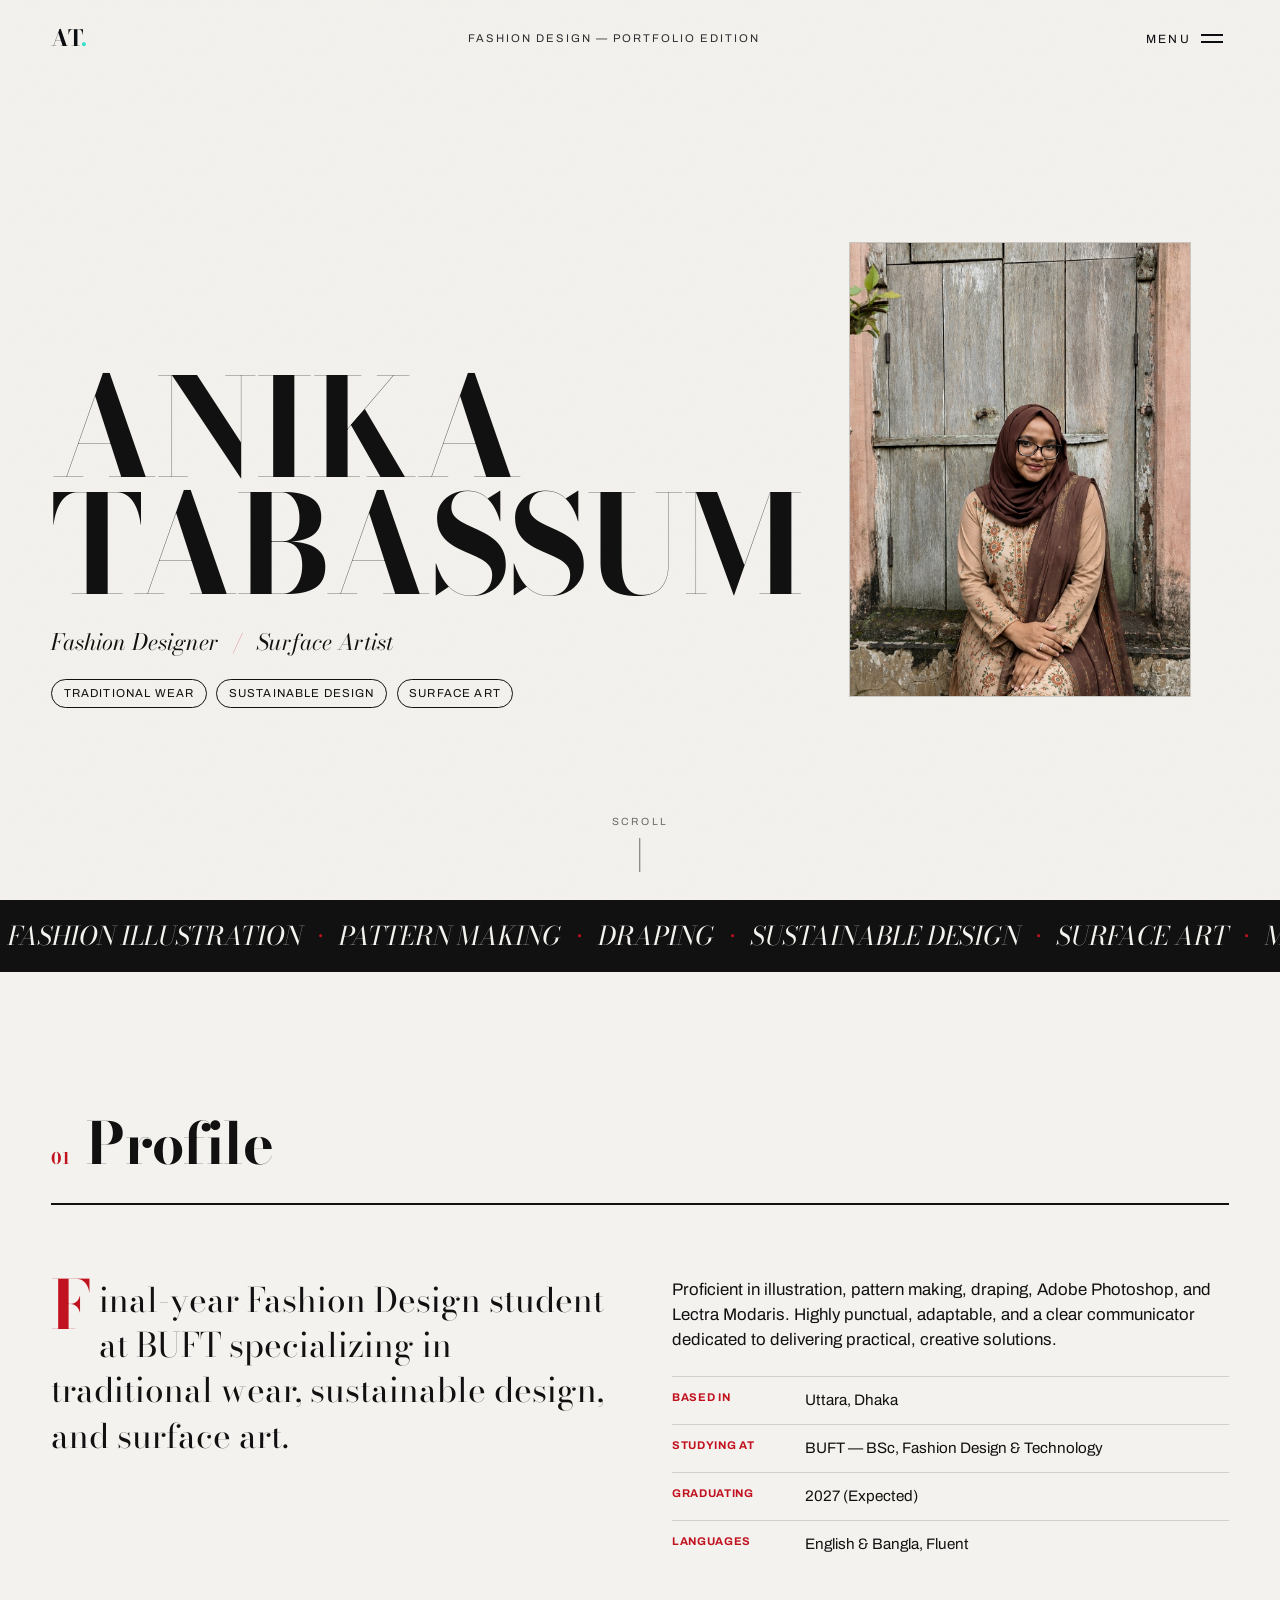
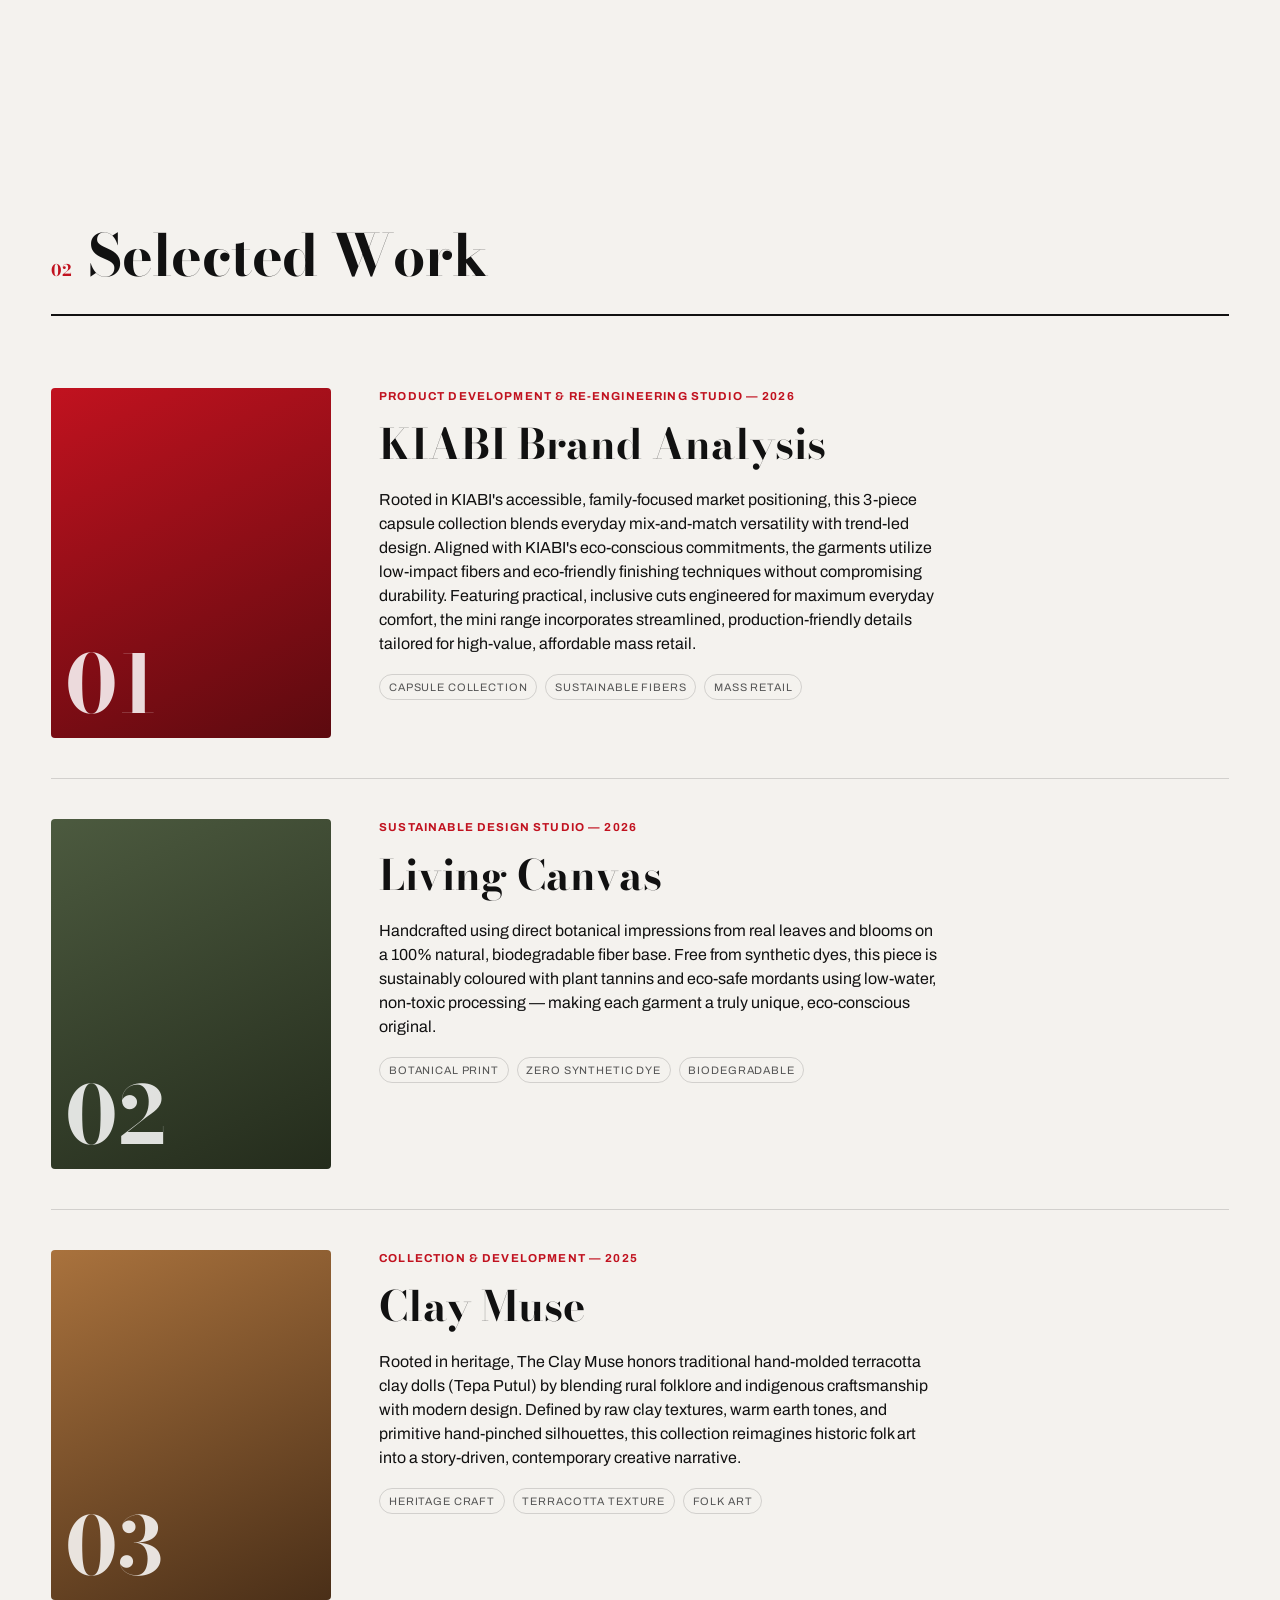
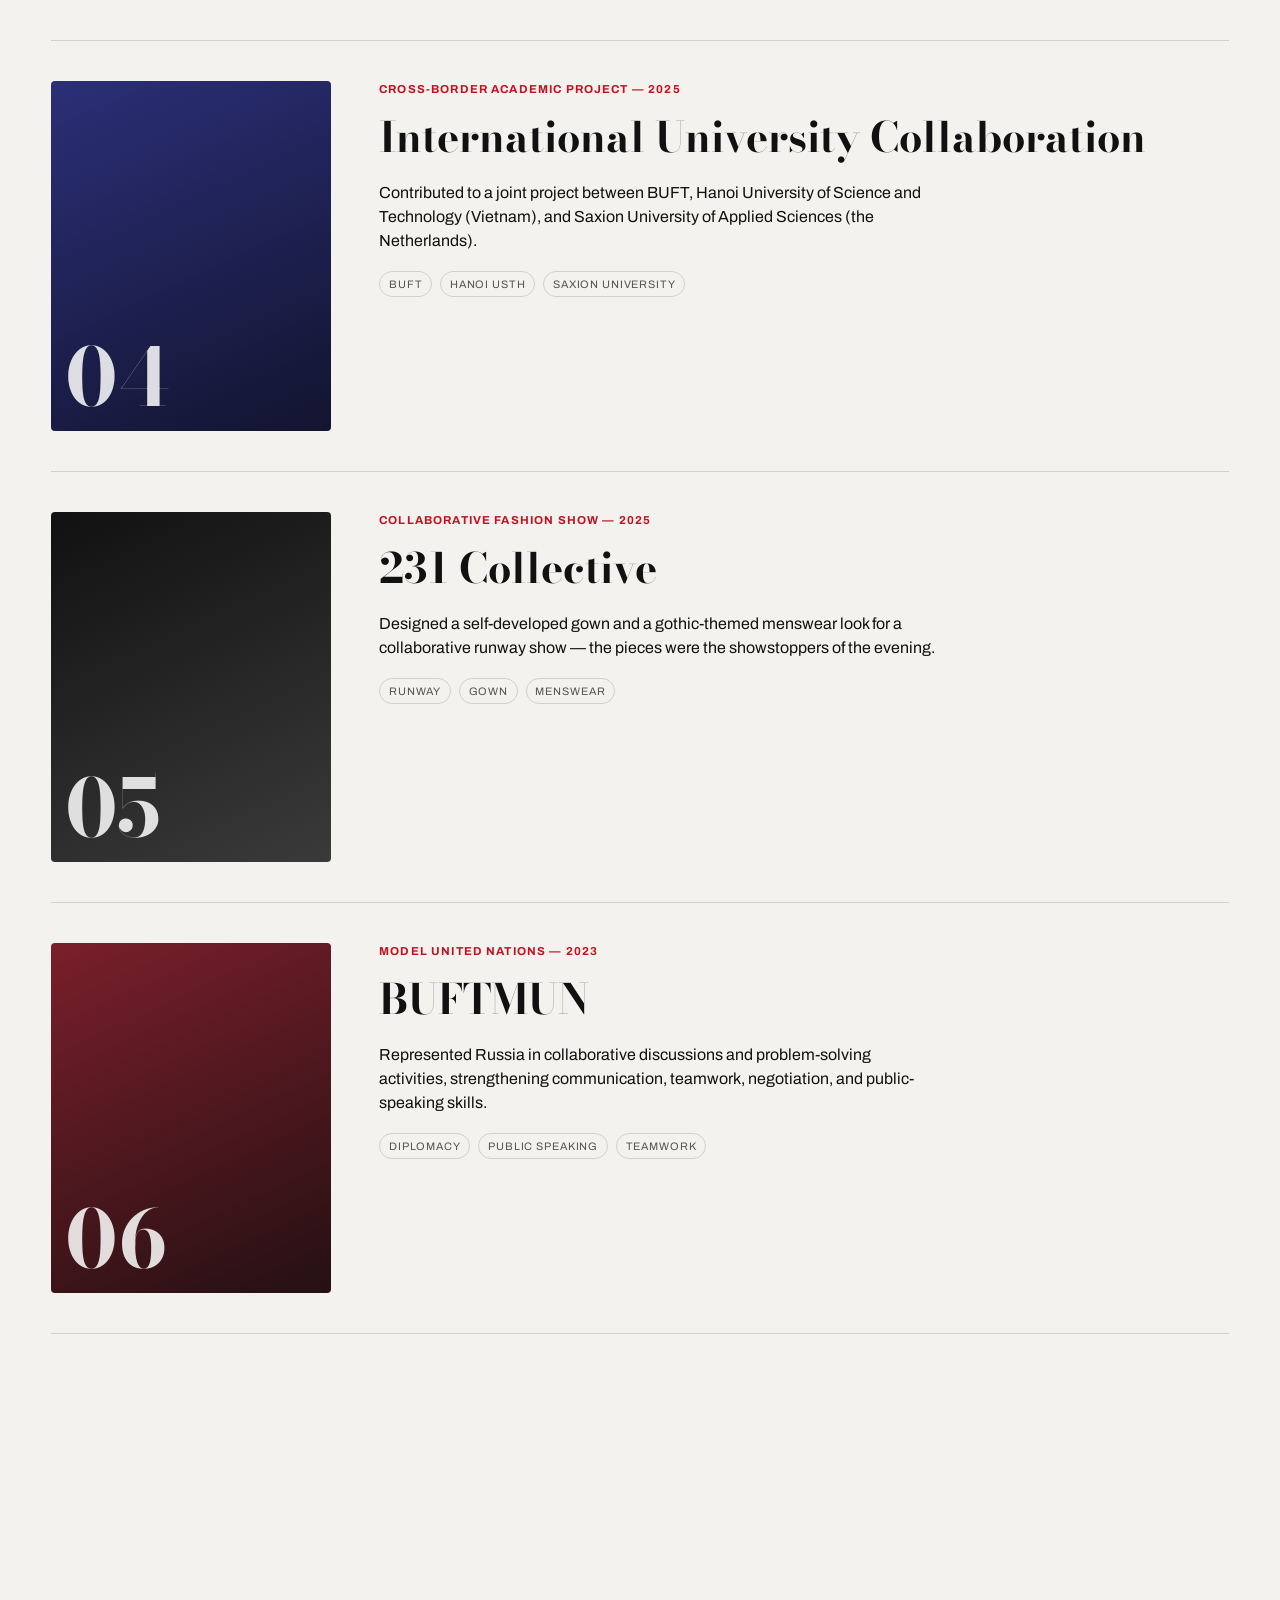
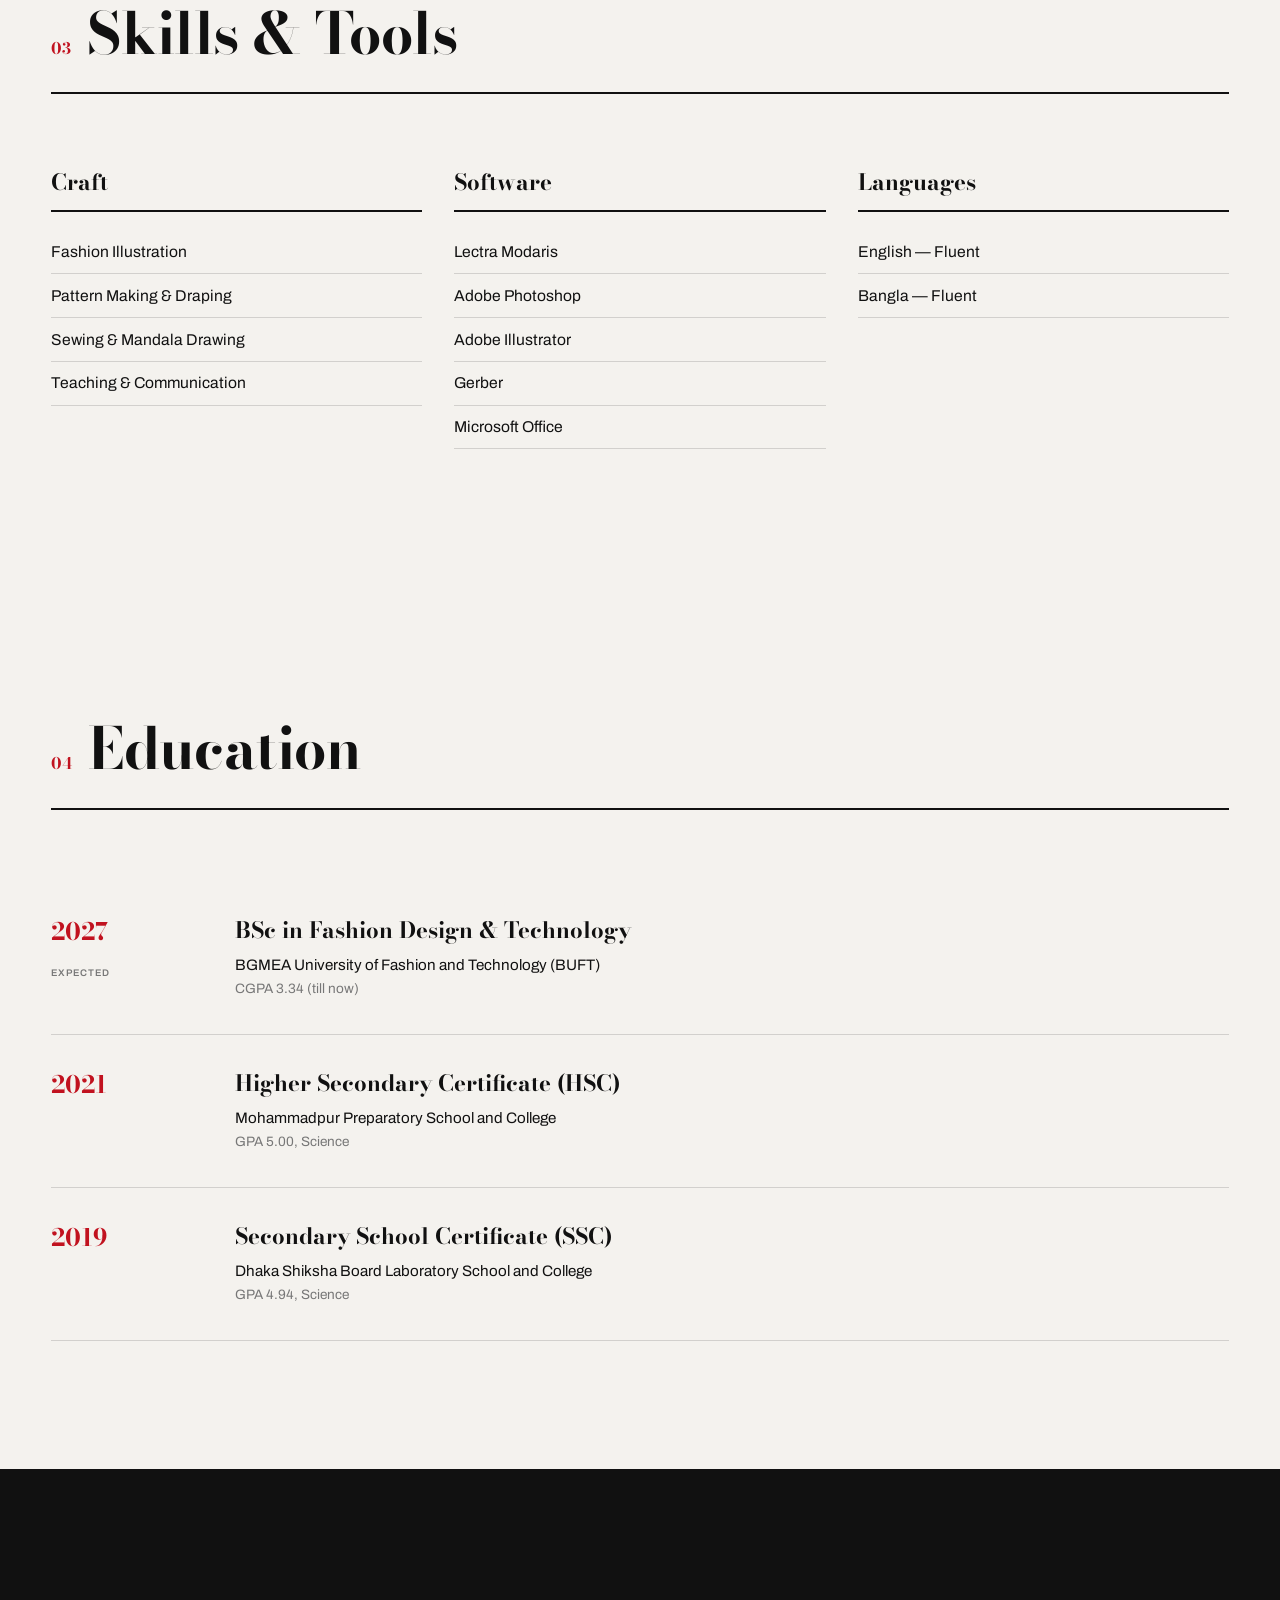
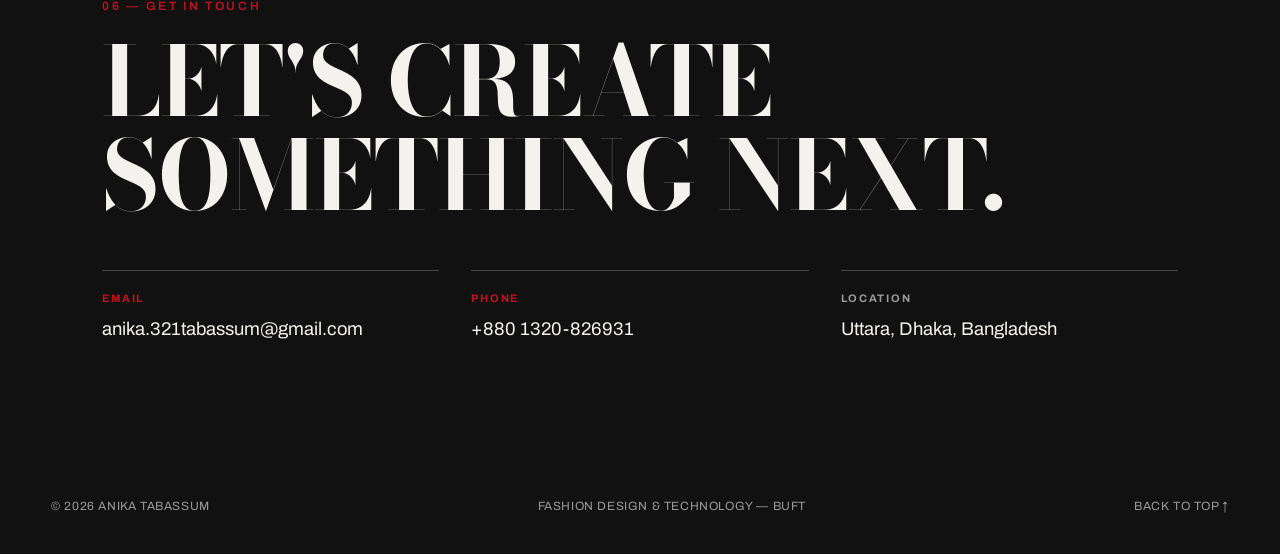
<file: index.html>
<!DOCTYPE html>
<html lang="en">
<head>
<meta charset="UTF-8">
<meta name="viewport" content="width=device-width, initial-scale=1.0">
<title>Anika Tabassum — Fashion Designer</title>
<meta name="description" content="Portfolio of Anika Tabassum, fashion design student specializing in traditional wear, sustainable design, and surface art.">
<link rel="preconnect" href="https://fonts.googleapis.com">
<link rel="preconnect" href="https://fonts.gstatic.com" crossorigin>
<link href="https://fonts.googleapis.com/css2?family=Bodoni+Moda:ital,opsz,wght@0,6..96,400..900;1,6..96,400..900&family=Archivo:ital,wght@0,400..900;1,400..900&display=swap" rel="stylesheet">
<link rel="stylesheet" href="styles.css">
</head>
<body>

<!-- Grain overlay -->
<div class="grain" aria-hidden="true"></div>

<!-- Full-screen nav overlay -->
<nav class="overlay-nav" id="overlayNav" aria-hidden="true">
  <ul>
    <li><a href="#hero" class="nav-link">00 — Cover</a></li>
    <li><a href="#profile" class="nav-link">01 — Profile</a></li>
    <li><a href="#work" class="nav-link">02 — Work</a></li>
    <li><a href="#skills" class="nav-link">03 — Skills</a></li>
    <li><a href="#education" class="nav-link">04 — Education</a></li>
    <li><a href="#contact" class="nav-link">05 — Contact</a></li>
  </ul>
  <div class="overlay-nav-footer">
    <span>anika.321tabassum@gmail.com</span>
    <span>Dhaka, Bangladesh</span>
  </div>
</nav>

<!-- Top bar -->
<header class="topbar">
  <a href="#hero" class="mark">AT<span class="mark-dot">.</span></a>
  <div class="topbar-center">FASHION DESIGN — PORTFOLIO EDITION</div>
  <button class="menu-btn" id="menuBtn" aria-label="Toggle menu" aria-expanded="false">
    <span>MENU</span>
    <div class="menu-icon"><i></i><i></i></div>
  </button>
</header>

<main>

  <!-- HERO -->
  <section class="hero" id="hero">
    <div class="hero-grid">
      <div class="hero-text">
        <p class="kicker reveal">   </p>
        <h1 class="hero-title">
          <span class="reveal">ANIKA</span>
          <span class="reveal" style="--d:1">TABASSUM</span>
        </h1>
        <p class="hero-role reveal" style="--d:2">Fashion Designer <span class="rule-x">/</span> Surface Artist</p>
        <div class="hero-tags reveal" style="--d:3">
          <span>Traditional Wear</span>
          <span>Sustainable Design</span>
          <span>Surface Art</span>
        </div>
      </div>
      <div class="hero-image-wrap reveal" style="--d:1">
        <div class="hero-image">
          <img src="assets/formal-chandra.jpg" alt="Portrait of Anika Tabassum">
        </div>
        <p class="hero-caption">    </p>
      </div>
    </div>
    <a href="#profile" class="scroll-cue">
      <span>Scroll</span>
      <div class="scroll-line"></div>
    </a>
  </section>

  <!-- MARQUEE -->
  <div class="marquee">
    <div class="marquee-track">
      <span>FASHION ILLUSTRATION</span><span class="dot">•</span>
      <span>PATTERN MAKING</span><span class="dot">•</span>
      <span>DRAPING</span><span class="dot">•</span>
      <span>SUSTAINABLE DESIGN</span><span class="dot">•</span>
      <span>SURFACE ART</span><span class="dot">•</span>
      <span>MANDALA DRAWING</span><span class="dot">•</span>
      <span>FASHION ILLUSTRATION</span><span class="dot">•</span>
      <span>PATTERN MAKING</span><span class="dot">•</span>
      <span>DRAPING</span><span class="dot">•</span>
      <span>SUSTAINABLE DESIGN</span><span class="dot">•</span>
      <span>SURFACE ART</span><span class="dot">•</span>
      <span>MANDALA DRAWING</span><span class="dot">•</span>
    </div>
  </div>

  <!-- PROFILE -->
  <section class="section profile" id="profile">
    <div class="section-head reveal">
      <span class="section-num">01</span>
      <h2 class="section-title">Profile</h2>
    </div>
    <div class="profile-grid">
      <p class="profile-quote reveal">
        <span class="dropcap">F</span>inal-year Fashion Design student at BUFT specializing in traditional wear, sustainable design, and surface art.
      </p>
      <div class="profile-body reveal" style="--d:1">
        <p>Proficient in illustration, pattern making, draping, Adobe Photoshop, and Lectra Modaris. Highly punctual, adaptable, and a clear communicator dedicated to delivering practical, creative solutions.</p>
        <ul class="profile-facts">
          <li><span>Based in</span> Uttara, Dhaka</li>
          <li><span>Studying at</span> BUFT — BSc, Fashion Design &amp; Technology</li>
          <li><span>Graduating</span> 2027 (Expected)</li>
          <li><span>Languages</span> English &amp; Bangla, Fluent</li>
        </ul>
      </div>
    </div>
  </section>

  <!-- WORK -->
  <section class="section work" id="work">
    <div class="section-head reveal">
      <span class="section-num">02</span>
      <h2 class="section-title">Selected Work</h2>
    </div>

    <div class="works">

      <article class="work-item reveal">
        <div class="work-visual wv-1"><span>01</span></div>
        <div class="work-info">
          <p class="work-meta">Product Development &amp; Re‑engineering Studio — 2026</p>
          <h3 class="work-title"><a href="https://drive.google.com/file/d/1arbYMXN6JgShI93uu1JQmf2ui6l35Rm5/view?usp=sharing" target="_blank">KIABI Brand Analysis</a></h3>
          <p class="work-desc">Rooted in KIABI's accessible, family-focused market positioning, this 3-piece capsule collection blends everyday mix-and-match versatility with trend-led design. Aligned with KIABI's eco-conscious commitments, the garments utilize low-impact fibers and eco-friendly finishing techniques without compromising durability. Featuring practical, inclusive cuts engineered for maximum everyday comfort, the mini range incorporates streamlined, production-friendly details tailored for high-value, affordable mass retail.</p>
          <div class="work-tags"><span>Capsule Collection</span><span>Sustainable Fibers</span><span>Mass Retail</span></div>
        </div>
      </article>

      <article class="work-item reveal">
        <div class="work-visual wv-2"><span>02</span></div>
        <div class="work-info">
          <p class="work-meta">Sustainable Design Studio — 2026</p>
          <h3 class="work-title">Living Canvas</h3>
          <p class="work-desc">Handcrafted using direct botanical impressions from real leaves and blooms on a 100% natural, biodegradable fiber base. Free from synthetic dyes, this piece is sustainably coloured with plant tannins and eco-safe mordants using low-water, non-toxic processing — making each garment a truly unique, eco-conscious original.</p>
          <div class="work-tags"><span>Botanical Print</span><span>Zero Synthetic Dye</span><span>Biodegradable</span></div>
        </div>
      </article>

      <article class="work-item reveal">
        <div class="work-visual wv-3"><span>03</span></div>
        <div class="work-info">
          <p class="work-meta">Collection &amp; Development — 2025</p>
          <h3 class="work-title"><a href="https://drive.google.com/file/d/1B2HJzfC7o7kgzwQPLsF_TIvABRhoR67-/view?usp=sharing" target="_blank">Clay Muse</a></h3>
          <p class="work-desc">Rooted in heritage, The Clay Muse honors traditional hand-molded terracotta clay dolls (Tepa Putul) by blending rural folklore and indigenous craftsmanship with modern design. Defined by raw clay textures, warm earth tones, and primitive hand-pinched silhouettes, this collection reimagines historic folk art into a story-driven, contemporary creative narrative.</p>
          <div class="work-tags"><span>Heritage Craft</span><span>Terracotta Texture</span><span>Folk Art</span></div>
        </div>
      </article>

      <article class="work-item reveal">
        <div class="work-visual wv-4"><span>04</span></div>
        <div class="work-info">
          <p class="work-meta">Cross-Border Academic Project — 2025</p>
          <h3 class="work-title">International University Collaboration</h3>
          <p class="work-desc">Contributed to a joint project between BUFT, Hanoi University of Science and Technology (Vietnam), and Saxion University of Applied Sciences (the Netherlands).</p>
          <div class="work-tags"><span>BUFT</span><span>Hanoi USTH</span><span>Saxion University</span></div>
        </div>
      </article>

      <article class="work-item reveal">
        <div class="work-visual wv-5"><span>05</span></div>
        <div class="work-info">
          <p class="work-meta">Collaborative Fashion Show — 2025</p>
          <h3 class="work-title">231 Collective</h3>
          <p class="work-desc">Designed a self-developed gown and a gothic-themed menswear look for a collaborative runway show — the pieces were the showstoppers of the evening.</p>
          <div class="work-tags"><span>Runway</span><span>Gown</span><span>Menswear</span></div>
        </div>
      </article>

      <article class="work-item reveal">
        <div class="work-visual wv-6"><span>06</span></div>
        <div class="work-info">
          <p class="work-meta">Model United Nations — 2023</p>
          <h3 class="work-title">BUFTMUN</h3>
          <p class="work-desc">Represented Russia in collaborative discussions and problem-solving activities, strengthening communication, teamwork, negotiation, and public-speaking skills.</p>
          <div class="work-tags"><span>Diplomacy</span><span>Public Speaking</span><span>Teamwork</span></div>
        </div>
      </article>

    </div>
  </section>

  <!-- SKILLS -->
  <section class="section skills" id="skills">
    <div class="section-head reveal">
      <span class="section-num">03</span>
      <h2 class="section-title">Skills &amp; Tools</h2>
    </div>
    <div class="skills-grid">
      <div class="skill-col reveal">
        <h3>Craft</h3>
        <ul>
          <li>Fashion Illustration</li>
          <li>Pattern Making &amp; Draping</li>
          <li>Sewing &amp; Mandala Drawing</li>
          <li>Teaching &amp; Communication</li>
        </ul>
      </div>
      <div class="skill-col reveal" style="--d:1">
        <h3>Software</h3>
        <ul>
          <li>Lectra Modaris</li>
          <li>Adobe Photoshop</li>
          <li>Adobe Illustrator</li>
          <li>Gerber</li>
          <li>Microsoft Office</li>
        </ul>
      </div>
      <div class="skill-col reveal" style="--d:2">
        <h3>Languages</h3>
        <ul>
          <li>English — Fluent</li>
          <li>Bangla — Fluent</li>
        </ul>
      </div>
    </div>
  </section>

  <!-- EDUCATION -->
  <section class="section education" id="education">
    <div class="section-head reveal">
      <span class="section-num">04</span>
      <h2 class="section-title">Education</h2>
    </div>
    <div class="timeline">
      <div class="timeline-item reveal">
        <span class="timeline-year">2027<br><small>Expected</small></span>
        <div class="timeline-body">
          <h3>BSc in Fashion Design &amp; Technology</h3>
          <p>BGMEA University of Fashion and Technology (BUFT)</p>
          <p class="timeline-note">CGPA 3.34 (till now)</p>
        </div>
      </div>
      <div class="timeline-item reveal" style="--d:1">
        <span class="timeline-year">2021</span>
        <div class="timeline-body">
          <h3>Higher Secondary Certificate (HSC)</h3>
          <p>Mohammadpur Preparatory School and College</p>
          <p class="timeline-note">GPA 5.00, Science</p>
        </div>
      </div>
      <div class="timeline-item reveal" style="--d:2">
        <span class="timeline-year">2019</span>
        <div class="timeline-body">
          <h3>Secondary School Certificate (SSC)</h3>
          <p>Dhaka Shiksha Board Laboratory School and College</p>
          <p class="timeline-note">GPA 4.94, Science</p>
        </div>
      </div>
    </div>
  </section>

  <!-- CONTACT -->
  <section class="section contact" id="contact">
    <div class="contact-inner">
      <p class="kicker reveal">06 — Get in touch</p>
      <h2 class="contact-title reveal">LET'S CREATE<br>SOMETHING NEXT.</h2>
      <div class="contact-grid reveal" style="--d:1">
        <a class="contact-link" href="mailto:anika.321tabassum@gmail.com">
          <span class="contact-label">Email</span>
          anika.321tabassum@gmail.com
        </a>
        <a class="contact-link" href="tel:+8801320826931">
          <span class="contact-label">Phone</span>
          +880 1320‑826931
        </a>
        <div class="contact-link contact-static">
          <span class="contact-label">Location</span>
          Uttara, Dhaka, Bangladesh
        </div>
      </div>
    </div>
  </section>

</main>

<footer class="footer">
  <span>© 2026 Anika Tabassum</span>
  <span>Fashion Design &amp; Technology — BUFT</span>
  <a href="#hero">Back to top ↑</a>
</footer>

<script src="script.js"></script>
</body>
</html>
</file>
<file: styles.css>
/* =========================================================
   ANIKA TABASSUM — PORTFOLIO
   Bold editorial / fashion-magazine style
   ========================================================= */

:root{
  --ink:#111111;
  --paper:#f4f2ee;
  --paper-2:#ebe8e1;
  --red:#c1121f;
  --line: rgba(17,17,17,0.15);
  --serif: "Bodoni Moda", "Times New Roman", serif;
  --sans: "Archivo", Helvetica, Arial, sans-serif;
  --maxw: 1280px;
}

*,*::before,*::after{ box-sizing:border-box; }

html{ scroll-behavior:smooth; }

body{
  margin:0;
  background:var(--paper);
  color:var(--ink);
  font-family:var(--sans);
  font-size:16px;
  line-height:1.5;
  overflow-x:hidden;
  -webkit-font-smoothing:antialiased;
}

img{ max-width:100%; display:block; }

a{ color:inherit; text-decoration:none; }

ul{ list-style:none; margin:0; padding:0; }

/* Film-grain overlay for texture */
.grain{
  position:fixed; inset:0; z-index:999;
  pointer-events:none;
  opacity:.05;
  mix-blend-mode:multiply;
  background-image:url("data:image/svg+xml,%3Csvg xmlns='http://www.w3.org/2000/svg' width='120' height='120'%3E%3Cfilter id='n'%3E%3CfeTurbulence type='fractalNoise' baseFrequency='0.9' numOctaves='2' stitchTiles='stitch'/%3E%3C/filter%3E%3Crect width='100%25' height='100%25' filter='url(%23n)'/%3E%3C/svg%3E");
}

/* ---------- Reveal on scroll ---------- */
.reveal{
  opacity:0;
  transform:translateY(24px);
  transition:opacity .7s ease, transform .7s ease;
  transition-delay:calc(var(--d,0) * 90ms);
}
.reveal.is-visible{ opacity:1; transform:none; }

/* ---------- Top bar ---------- */
.topbar{
  position:fixed; top:0; left:0; right:0; z-index:500;
  display:flex; align-items:center; justify-content:space-between;
  padding:22px clamp(20px,4vw,56px);
  mix-blend-mode:difference;
  color:#fff;
}
.mark{
  font-family:var(--serif);
  font-weight:700;
  font-size:1.4rem;
  letter-spacing:.02em;
}
.mark-dot{ color:var(--red); mix-blend-mode:normal; }
.topbar-center{
  font-size:.7rem;
  letter-spacing:.18em;
  text-transform:uppercase;
  opacity:.85;
  display:none;
}
@media(min-width:760px){ .topbar-center{ display:block; } }

.menu-btn{
  background:none; border:none; color:inherit; cursor:pointer;
  display:flex; align-items:center; gap:10px;
  font-family:var(--sans);
  font-size:.75rem;
  letter-spacing:.18em;
  text-transform:uppercase;
  padding:6px;
}
.menu-icon{ width:22px; display:flex; flex-direction:column; gap:5px; }
.menu-icon i{ height:2px; background:currentColor; display:block; transition:transform .3s ease, opacity .3s ease; }
.menu-btn[aria-expanded="true"] .menu-icon i:first-child{ transform:translateY(3.5px) rotate(45deg); }
.menu-btn[aria-expanded="true"] .menu-icon i:last-child{ transform:translateY(-3.5px) rotate(-45deg); }

/* ---------- Overlay nav ---------- */
.overlay-nav{
  position:fixed; inset:0; z-index:400;
  background:var(--ink);
  color:var(--paper);
  display:flex; flex-direction:column; align-items:flex-start; justify-content:center;
  padding:clamp(20px,6vw,80px);
  transform:translateY(-100%);
  transition:transform .6s cubic-bezier(.77,0,.18,1);
}
.overlay-nav.open{ transform:translateY(0); }
.overlay-nav ul{ display:flex; flex-direction:column; gap:.2em; }
.overlay-nav .nav-link{
  font-family:var(--serif);
  font-size:clamp(2.2rem,7vw,5rem);
  font-weight:500;
  padding:.12em 0;
  border-bottom:1px solid rgba(244,242,238,0.15);
  transition:color .3s ease, padding-left .3s ease;
  display:block;
}
.overlay-nav .nav-link:hover{ color:var(--red); padding-left:.3em; }
.overlay-nav-footer{
  margin-top:3rem;
  display:flex; gap:2rem; flex-wrap:wrap;
  font-size:.8rem;
  letter-spacing:.08em;
  text-transform:uppercase;
  opacity:.7;
}

/* ---------- Hero ---------- */
.hero{
  position:relative;
  min-height:100svh;
  display:flex; flex-direction:column; justify-content:center;
  padding:110px clamp(20px,4vw,56px) 60px;
  background:var(--paper);
}
.hero-grid{
  max-width:var(--maxw);
  margin:0 auto;
  width:100%;
  display:grid;
  grid-template-columns:1fr;
  gap:2.5rem;
  align-items:end;
}
@media(min-width:900px){
  .hero-grid{ grid-template-columns:1.3fr .9fr; gap:3rem; }
}

.kicker{
  font-size:.75rem;
  letter-spacing:.22em;
  text-transform:uppercase;
  margin:0 0 1.2rem;
  color:var(--red);
  font-weight:600;
}

.hero-title{
  font-family:var(--serif);
  font-weight:700;
  font-size:clamp(3.2rem,11vw,8.5rem);
  line-height:.86;
  margin:0;
  letter-spacing:-.01em;
}
.hero-title span{ display:block; }

.hero-role{
  font-size:clamp(1.1rem,2vw,1.4rem);
  margin:1.4rem 0 1.2rem;
  font-style:italic;
  font-family:var(--serif);
}
.rule-x{ color:var(--red); font-style:normal; padding:0 .3em; }

.hero-tags{ display:flex; flex-wrap:wrap; gap:.6rem; }
.hero-tags span{
  border:1px solid var(--ink);
  padding:.45em 1em;
  font-size:.72rem;
  letter-spacing:.1em;
  text-transform:uppercase;
  border-radius:100px;
}

.hero-image-wrap{ position:relative; }
.hero-image{
  aspect-ratio:3/4;
  overflow:hidden;
  background:var(--paper-2);
  border:1px solid var(--line);
}
.hero-image img{
  width:100%; height:100%; object-fit:cover;
  filter:grayscale(.15) contrast(1.05);
}
.hero-caption{
  margin:.7rem 0 0;
  font-size:.72rem;
  letter-spacing:.08em;
  text-transform:uppercase;
  opacity:.6;
}

.scroll-cue{
  position:absolute;
  bottom:28px; left:50%;
  transform:translateX(-50%);
  display:flex; flex-direction:column; align-items:center; gap:.5rem;
  font-size:.65rem;
  letter-spacing:.2em;
  text-transform:uppercase;
  opacity:.6;
}
.scroll-line{ width:1px; height:34px; background:var(--ink); position:relative; overflow:hidden; }
.scroll-line::after{
  content:""; position:absolute; left:0; top:-100%; width:100%; height:100%;
  background:var(--red);
  animation:scrollLine 1.8s ease-in-out infinite;
}
@keyframes scrollLine{
  0%{ top:-100%; } 50%{ top:0; } 100%{ top:100%; }
}

/* ---------- Marquee ---------- */
.marquee{
  border-top:1px solid var(--ink);
  border-bottom:1px solid var(--ink);
  overflow:hidden;
  background:var(--ink);
  color:var(--paper);
  padding:16px 0;
}
.marquee-track{
  display:inline-flex;
  white-space:nowrap;
  animation:marquee 28s linear infinite;
  font-family:var(--serif);
  font-style:italic;
  font-size:clamp(1rem,2.4vw,1.6rem);
}
.marquee-track span{ padding:0 .5rem; }
.marquee-track .dot{ color:var(--red); font-style:normal; }
@keyframes marquee{
  from{ transform:translateX(0); }
  to{ transform:translateX(-50%); }
}

/* ---------- Sections ---------- */
.section{
  max-width:var(--maxw);
  margin:0 auto;
  padding:clamp(70px,10vw,130px) clamp(20px,4vw,56px);
}
.section-head{
  display:flex; align-items:baseline; gap:1rem;
  margin-bottom:clamp(2.5rem,6vw,4.5rem);
  border-bottom:2px solid var(--ink);
  padding-bottom:1rem;
}
.section-num{
  font-family:var(--serif);
  font-size:1rem;
  color:var(--red);
  font-weight:700;
}
.section-title{
  font-family:var(--serif);
  font-size:clamp(2.2rem,5vw,3.6rem);
  margin:0;
  font-weight:700;
  letter-spacing:-.01em;
}

/* ---------- Profile ---------- */
.profile-grid{
  display:grid;
  grid-template-columns:1fr;
  gap:2.5rem;
}
@media(min-width:860px){
  .profile-grid{ grid-template-columns:1fr 1fr; gap:4rem; }
}
.profile-quote{
  font-family:var(--serif);
  font-size:clamp(1.5rem,3vw,2.1rem);
  line-height:1.35;
  margin:0;
}
.dropcap{
  float:left;
  font-size:4.2rem;
  line-height:.75;
  padding-right:.12em;
  padding-top:.05em;
  color:var(--red);
  font-weight:700;
}
.profile-body p{ font-size:1.05rem; margin-top:0; }
.profile-facts{ margin-top:1.5rem; display:flex; flex-direction:column; gap:.75rem; }
.profile-facts li{
  border-top:1px solid var(--line);
  padding-top:.75rem;
  font-size:.95rem;
}
.profile-facts li span{
  display:inline-block;
  min-width:130px;
  text-transform:uppercase;
  letter-spacing:.06em;
  font-size:.7rem;
  color:var(--red);
  font-weight:700;
  vertical-align:top;
}

/* ---------- Work ---------- */
.works{ display:flex; flex-direction:column; }
.work-item{
  display:grid;
  grid-template-columns:1fr;
  gap:1.75rem;
  padding:2.5rem 0;
  border-bottom:1px solid var(--line);
}
@media(min-width:860px){
  .work-item{ grid-template-columns:280px 1fr; gap:3rem; align-items:start; }
}
.work-item:first-child{ padding-top:0; }

.work-visual{
  aspect-ratio:4/5;
  border-radius:4px;
  position:relative;
  overflow:hidden;
  display:flex; align-items:flex-end; justify-content:flex-start;
  padding:14px;
}
.work-visual span{
  font-family:var(--serif);
  font-size:5rem;
  font-weight:700;
  color:rgba(255,255,255,0.85);
  line-height:1;
}
.wv-1{ background:linear-gradient(155deg,#c1121f,#5c0a0f); }
.wv-2{ background:linear-gradient(155deg,#4c5a3f,#242c1c); }
.wv-3{ background:linear-gradient(155deg,#a9723d,#4a2f18); }
.wv-4{ background:linear-gradient(155deg,#2b2f77,#12142f); }
.wv-5{ background:linear-gradient(155deg,#111111,#3a3a3a); }
.wv-6{ background:linear-gradient(155deg,#7a1f2b,#241012); }

.work-meta{
  font-size:.72rem;
  letter-spacing:.1em;
  text-transform:uppercase;
  color:var(--red);
  font-weight:700;
  margin:0 0 .5rem;
}
.work-title{
  font-family:var(--serif);
  font-size:clamp(1.7rem,3.4vw,2.6rem);
  margin:0 0 .8rem;
  font-weight:700;
}
.work-desc{ margin:0 0 1.1rem; max-width:62ch; font-size:1rem; }
.work-tags{ display:flex; flex-wrap:wrap; gap:.5rem; }
.work-tags span{
  font-size:.68rem;
  letter-spacing:.08em;
  text-transform:uppercase;
  border:1px solid var(--line);
  padding:.35em .8em;
  border-radius:100px;
  color:#555;
}

/* ---------- Skills ---------- */
.skills-grid{
  display:grid;
  grid-template-columns:1fr;
  gap:2.5rem;
}
@media(min-width:700px){
  .skills-grid{ grid-template-columns:repeat(3,1fr); gap:2rem; }
}
.skill-col h3{
  font-family:var(--serif);
  font-size:1.4rem;
  margin:0 0 1.2rem;
  padding-bottom:.6rem;
  border-bottom:2px solid var(--ink);
}
.skill-col li{
  padding:.6rem 0;
  border-bottom:1px solid var(--line);
  font-size:.98rem;
}

/* ---------- Education timeline ---------- */
.timeline{ display:flex; flex-direction:column; }
.timeline-item{
  display:grid;
  grid-template-columns:110px 1fr;
  gap:1.5rem;
  padding:2rem 0;
  border-bottom:1px solid var(--line);
}
@media(min-width:600px){
  .timeline-item{ grid-template-columns:160px 1fr; }
}
.timeline-year{
  font-family:var(--serif);
  font-size:1.5rem;
  font-weight:700;
  color:var(--red);
}
.timeline-year small{ font-size:.6rem; color:#777; letter-spacing:.1em; text-transform:uppercase; font-family:var(--sans); font-weight:600; }
.timeline-body h3{ font-family:var(--serif); font-size:1.4rem; margin:0 0 .4rem; }
.timeline-body p{ margin:.15rem 0; font-size:.95rem; }
.timeline-note{ color:#777; font-size:.85rem !important; }

/* ---------- Contact ---------- */
.contact{ background:var(--ink); color:var(--paper); max-width:none; }
.contact-inner{ max-width:var(--maxw); margin:0 auto; padding:0 clamp(20px,4vw,56px); }
.contact .kicker{ color:var(--red); }
.contact-title{
  font-family:var(--serif);
  font-size:clamp(2.6rem,8vw,6rem);
  line-height:.98;
  font-weight:700;
  margin:0 0 3rem;
  letter-spacing:-.01em;
}
.contact-grid{
  display:grid;
  grid-template-columns:1fr;
  gap:1.6rem;
}
@media(min-width:760px){
  .contact-grid{ grid-template-columns:repeat(3,1fr); gap:2rem; }
}
.contact-link{
  display:flex; flex-direction:column; gap:.6rem;
  border-top:1px solid rgba(244,242,238,.25);
  padding-top:1.2rem;
  font-size:1.15rem;
  transition:color .25s ease;
}
a.contact-link:hover{ color:var(--red); }
.contact-label{
  font-size:.68rem;
  letter-spacing:.16em;
  text-transform:uppercase;
  color:var(--red);
  font-weight:700;
}
.contact-static .contact-label{ color:#9a9a9a; }

/* ---------- Footer ---------- */
.footer{
  background:var(--ink);
  color:#9a9a9a;
  display:flex; flex-wrap:wrap; gap:1rem;
  justify-content:space-between;
  padding:1.6rem clamp(20px,4vw,56px) 2.4rem;
  font-size:.75rem;
  letter-spacing:.05em;
  text-transform:uppercase;
  max-width:none;
}
.footer a:hover{ color:var(--paper); }
</file>
